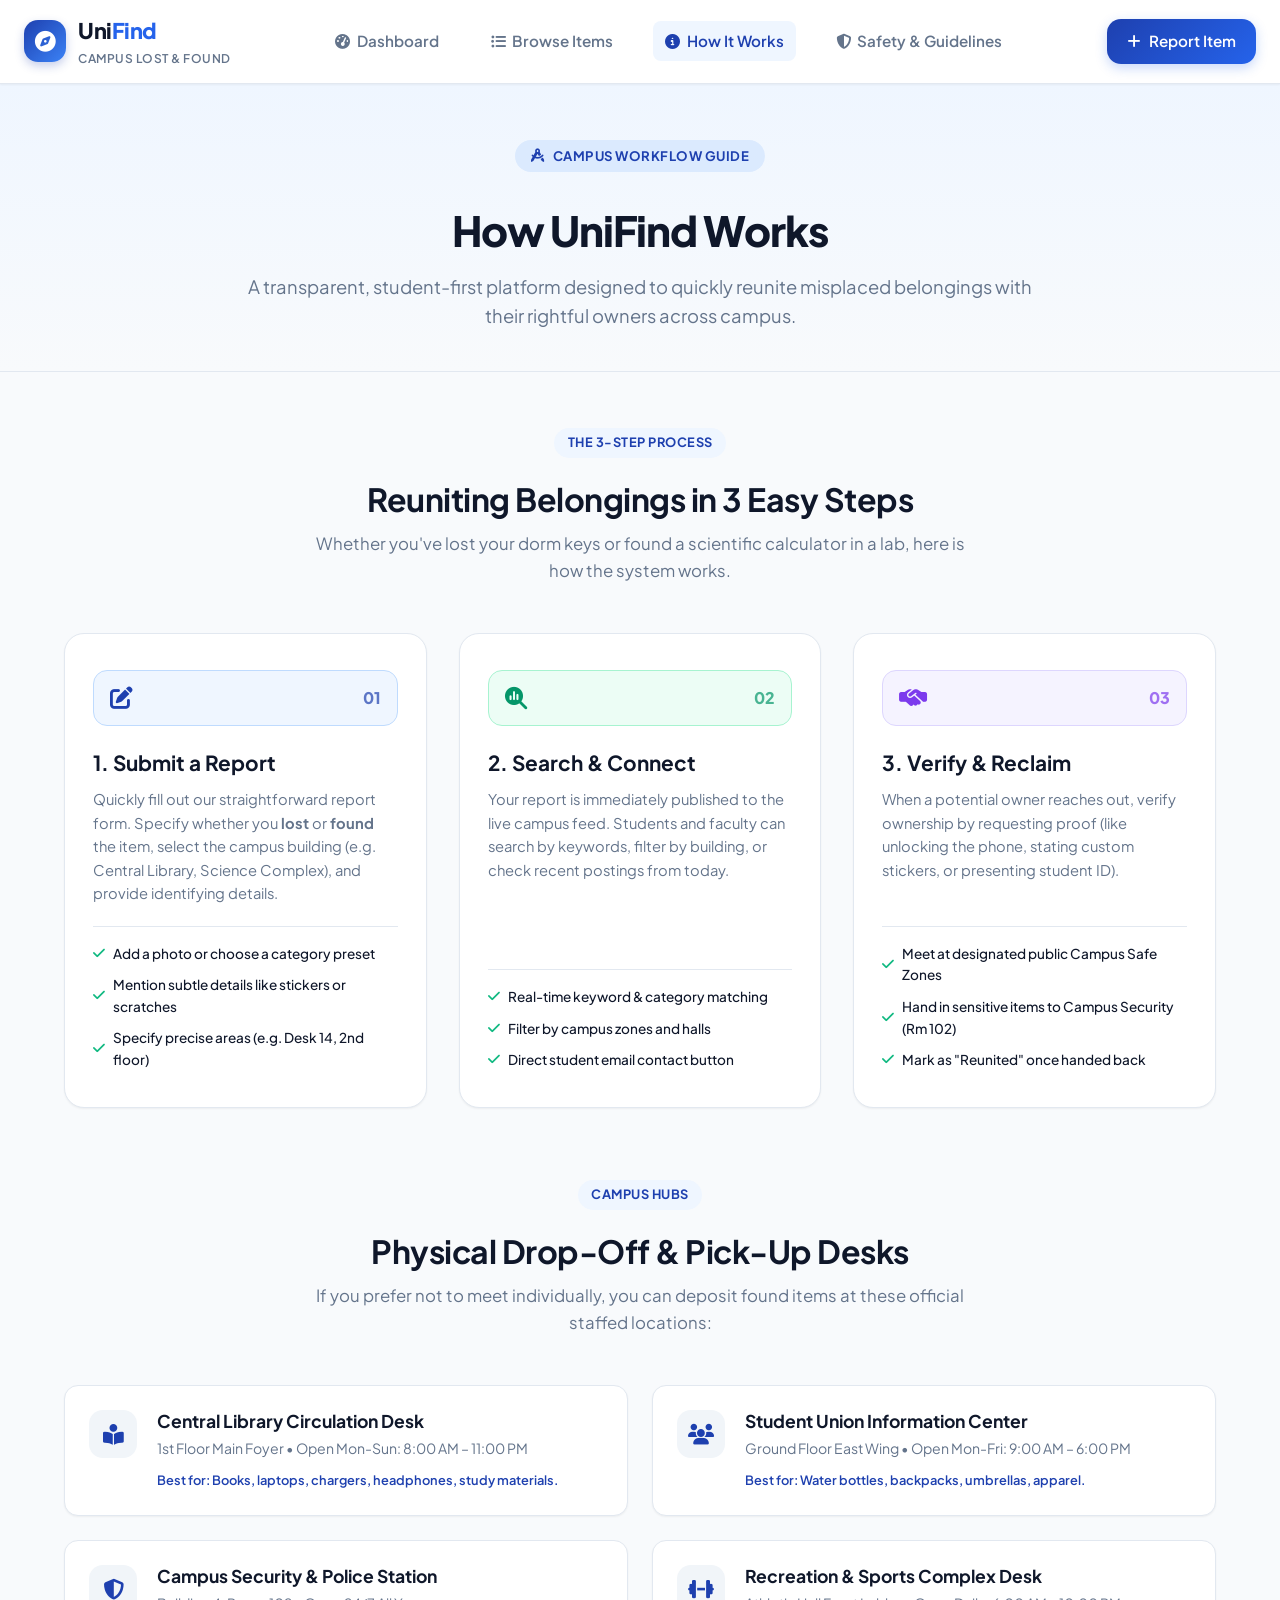
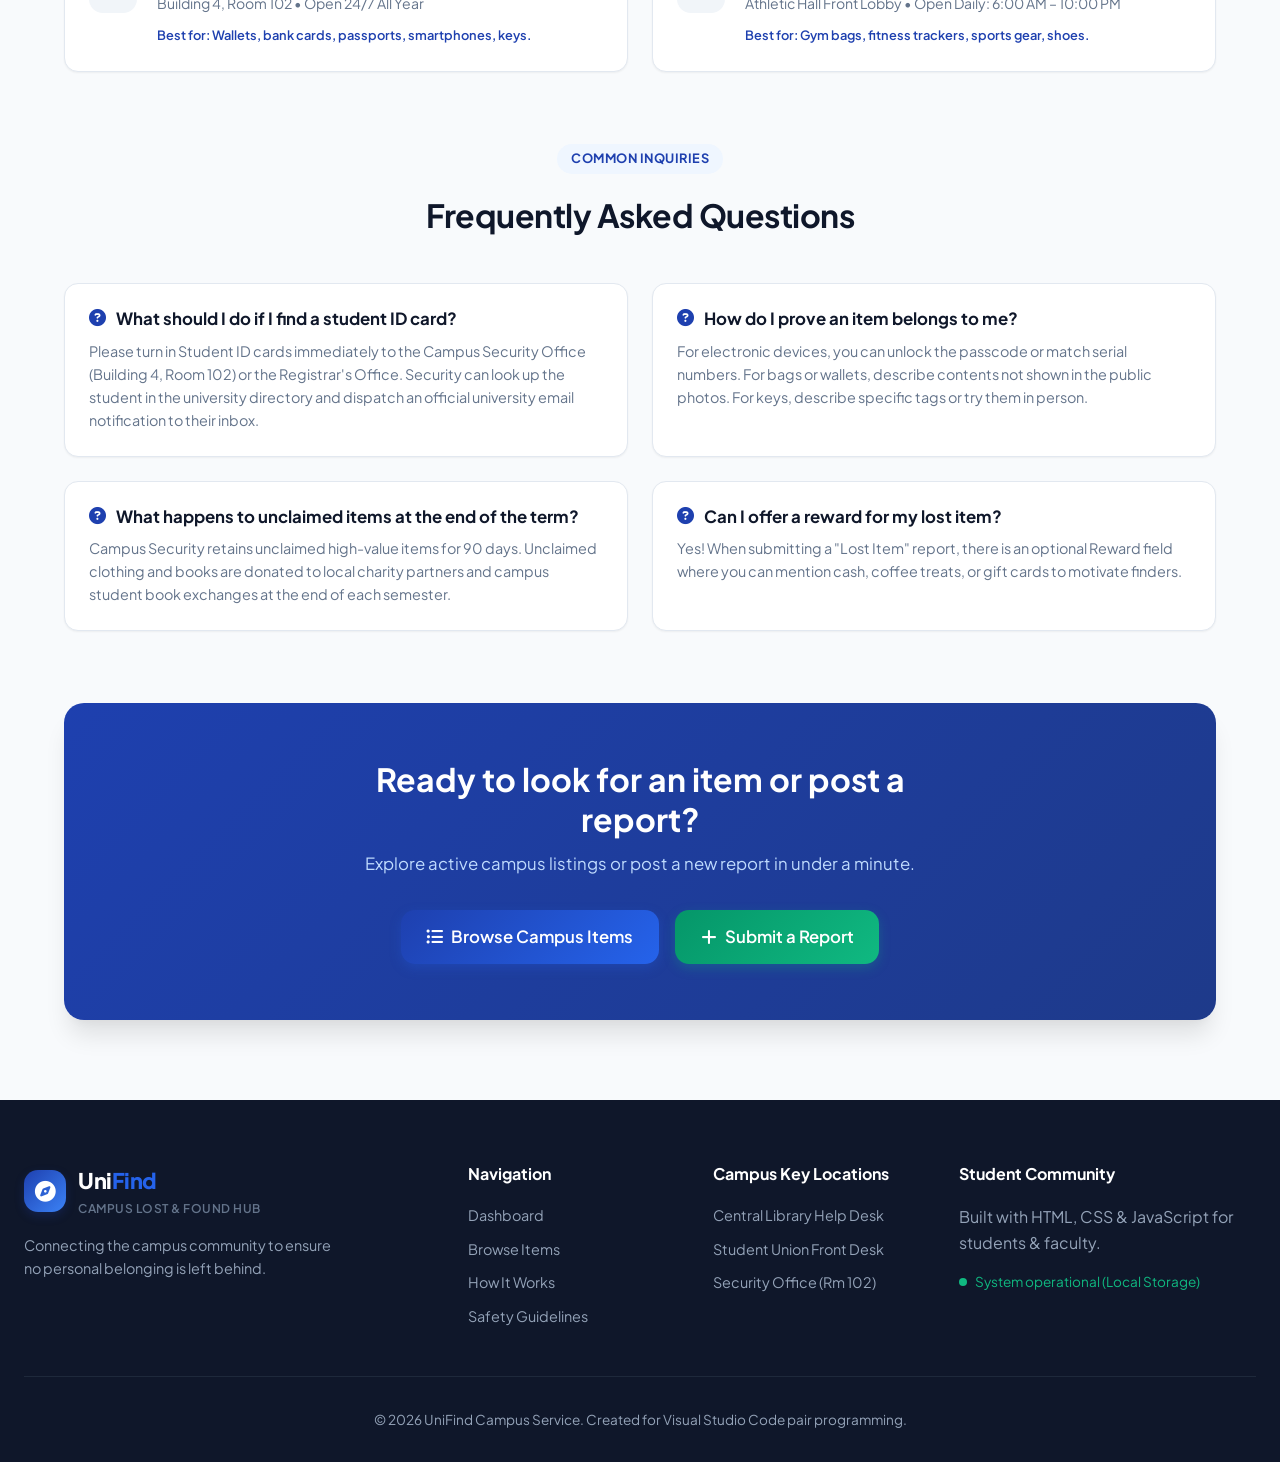
<file: how-it-works.html>
<!DOCTYPE html>
<html lang="en">
<head>
  <meta charset="UTF-8" />
  <meta name="viewport" content="width=device-width, initial-scale=1.0" />
  <title>How It Works | UniFind Campus Lost & Found</title>
  <!-- Google Fonts -->
  <link rel="preconnect" href="https://fonts.googleapis.com">
  <link rel="preconnect" href="https://fonts.gstatic.com" crossorigin>
  <link href="https://fonts.googleapis.com/css2?family=Plus+Jakarta+Sans:wght@400;500;600;700;800&display=swap" rel="stylesheet">
  <!-- Font Awesome Icons -->
  <link rel="stylesheet" href="https://cdnjs.cloudflare.com/ajax/libs/font-awesome/6.5.1/css/all.min.css" />
  <!-- Custom Stylesheet -->
  <link rel="stylesheet" href="styles.css" />
</head>
<body>

  <!-- Navigation Bar -->
  <header class="navbar">
    <div class="nav-container">
      <a href="index.html" class="brand">
        <div class="brand-icon">
          <i class="fa-solid fa-compass"></i>
        </div>
        <div class="brand-text">
          <span class="brand-name">Uni<span>Find</span></span>
          <span class="brand-sub">Campus Lost & Found</span>
        </div>
      </a>

      <nav class="nav-links">
        <a href="index.html" class="nav-link"><i class="fa-solid fa-gauge-high"></i> Dashboard</a>
        <a href="browse.html" class="nav-link"><i class="fa-solid fa-list-ul"></i> Browse Items</a>
        <a href="how-it-works.html" class="nav-link active"><i class="fa-solid fa-circle-info"></i> How It Works</a>
        <a href="safety.html" class="nav-link"><i class="fa-solid fa-shield-halved"></i> Safety & Guidelines</a>
      </nav>

      <div class="nav-actions">
        <a href="browse.html?action=report" class="btn btn-primary">
          <i class="fa-solid fa-plus"></i> Report Item
        </a>
      </div>
    </div>
  </header>

  <!-- Page Header / Hero -->
  <section class="page-hero">
    <div class="page-hero-container">
      <div class="hero-badge">
        <i class="fa-solid fa-compass-drafting"></i> Campus Workflow Guide
      </div>
      <h1 class="page-hero-title">How UniFind Works</h1>
      <p class="page-hero-subtitle">
        A transparent, student-first platform designed to quickly reunite misplaced belongings with their rightful owners across campus.
      </p>
    </div>
  </section>

  <!-- Main Content -->
  <main class="page-container">

    <!-- Detailed 3-Step Section -->
    <div class="steps-detailed-section">
      <div class="section-title-center">
        <span class="badge-tag">The 3-Step Process</span>
        <h2>Reuniting Belongings in 3 Easy Steps</h2>
        <p>Whether you've lost your dorm keys or found a scientific calculator in a lab, here is how the system works.</p>
      </div>

      <div class="workflow-grid">
        <!-- Step 1 -->
        <div class="workflow-card">
          <div class="workflow-icon step-blue">
            <i class="fa-solid fa-pen-to-square"></i>
            <span class="workflow-num">01</span>
          </div>
          <h3>1. Submit a Report</h3>
          <p>
            Quickly fill out our straightforward report form. Specify whether you <strong>lost</strong> or <strong>found</strong> the item, select the campus building (e.g. Central Library, Science Complex), and provide identifying details.
          </p>
          <ul class="workflow-tips">
            <li><i class="fa-solid fa-check"></i> Add a photo or choose a category preset</li>
            <li><i class="fa-solid fa-check"></i> Mention subtle details like stickers or scratches</li>
            <li><i class="fa-solid fa-check"></i> Specify precise areas (e.g. Desk 14, 2nd floor)</li>
          </ul>
        </div>

        <!-- Step 2 -->
        <div class="workflow-card">
          <div class="workflow-icon step-emerald">
            <i class="fa-solid fa-magnifying-glass-chart"></i>
            <span class="workflow-num">02</span>
          </div>
          <h3>2. Search & Connect</h3>
          <p>
            Your report is immediately published to the live campus feed. Students and faculty can search by keywords, filter by building, or check recent postings from today.
          </p>
          <ul class="workflow-tips">
            <li><i class="fa-solid fa-check"></i> Real-time keyword & category matching</li>
            <li><i class="fa-solid fa-check"></i> Filter by campus zones and halls</li>
            <li><i class="fa-solid fa-check"></i> Direct student email contact button</li>
          </ul>
        </div>

        <!-- Step 3 -->
        <div class="workflow-card">
          <div class="workflow-icon step-purple">
            <i class="fa-solid fa-handshake-simple"></i>
            <span class="workflow-num">03</span>
          </div>
          <h3>3. Verify & Reclaim</h3>
          <p>
            When a potential owner reaches out, verify ownership by requesting proof (like unlocking the phone, stating custom stickers, or presenting student ID).
          </p>
          <ul class="workflow-tips">
            <li><i class="fa-solid fa-check"></i> Meet at designated public Campus Safe Zones</li>
            <li><i class="fa-solid fa-check"></i> Hand in sensitive items to Campus Security (Rm 102)</li>
            <li><i class="fa-solid fa-check"></i> Mark as "Reunited" once handed back</li>
          </ul>
        </div>
      </div>
    </div>

    <!-- Campus Drop-Off Locations Section -->
    <div class="locations-section">
      <div class="section-title-center">
        <span class="badge-tag">Campus Hubs</span>
        <h2>Physical Drop-Off & Pick-Up Desks</h2>
        <p>If you prefer not to meet individually, you can deposit found items at these official staffed locations:</p>
      </div>

      <div class="locations-grid">
        <div class="location-item-card">
          <div class="loc-icon"><i class="fa-solid fa-book-open-reader"></i></div>
          <div class="loc-text">
            <h4>Central Library Circulation Desk</h4>
            <p>1st Floor Main Foyer &bull; Open Mon-Sun: 8:00 AM – 11:00 PM</p>
            <small>Best for: Books, laptops, chargers, headphones, study materials.</small>
          </div>
        </div>

        <div class="location-item-card">
          <div class="loc-icon"><i class="fa-solid fa-users"></i></div>
          <div class="loc-text">
            <h4>Student Union Information Center</h4>
            <p>Ground Floor East Wing &bull; Open Mon-Fri: 9:00 AM – 6:00 PM</p>
            <small>Best for: Water bottles, backpacks, umbrellas, apparel.</small>
          </div>
        </div>

        <div class="location-item-card">
          <div class="loc-icon"><i class="fa-solid fa-shield-halved"></i></div>
          <div class="loc-text">
            <h4>Campus Security & Police Station</h4>
            <p>Building 4, Room 102 &bull; Open 24/7 All Year</p>
            <small>Best for: Wallets, bank cards, passports, smartphones, keys.</small>
          </div>
        </div>

        <div class="location-item-card">
          <div class="loc-icon"><i class="fa-solid fa-dumbbell"></i></div>
          <div class="loc-text">
            <h4>Recreation & Sports Complex Desk</h4>
            <p>Athletic Hall Front Lobby &bull; Open Daily: 6:00 AM – 10:00 PM</p>
            <small>Best for: Gym bags, fitness trackers, sports gear, shoes.</small>
          </div>
        </div>
      </div>
    </div>

    <!-- Frequently Asked Questions (FAQ) -->
    <div class="faq-section">
      <div class="section-title-center">
        <span class="badge-tag">Common Inquiries</span>
        <h2>Frequently Asked Questions</h2>
      </div>

      <div class="faq-list">
        <div class="faq-item">
          <h4><i class="fa-solid fa-circle-question"></i> What should I do if I find a student ID card?</h4>
          <p>
            Please turn in Student ID cards immediately to the Campus Security Office (Building 4, Room 102) or the Registrar's Office. Security can look up the student in the university directory and dispatch an official university email notification to their inbox.
          </p>
        </div>

        <div class="faq-item">
          <h4><i class="fa-solid fa-circle-question"></i> How do I prove an item belongs to me?</h4>
          <p>
            For electronic devices, you can unlock the passcode or match serial numbers. For bags or wallets, describe contents not shown in the public photos. For keys, describe specific tags or try them in person.
          </p>
        </div>

        <div class="faq-item">
          <h4><i class="fa-solid fa-circle-question"></i> What happens to unclaimed items at the end of the term?</h4>
          <p>
            Campus Security retains unclaimed high-value items for 90 days. Unclaimed clothing and books are donated to local charity partners and campus student book exchanges at the end of each semester.
          </p>
        </div>

        <div class="faq-item">
          <h4><i class="fa-solid fa-circle-question"></i> Can I offer a reward for my lost item?</h4>
          <p>
            Yes! When submitting a "Lost Item" report, there is an optional Reward field where you can mention cash, coffee treats, or gift cards to motivate finders.
          </p>
        </div>
      </div>
    </div>

    <!-- Call to action block -->
    <div class="cta-banner">
      <div class="cta-content">
        <h2>Ready to look for an item or post a report?</h2>
        <p>Explore active campus listings or post a new report in under a minute.</p>
        <div class="cta-buttons">
          <a href="browse.html" class="btn btn-primary btn-lg">
            <i class="fa-solid fa-list-ul"></i> Browse Campus Items
          </a>
          <a href="browse.html?action=report" class="btn btn-emerald btn-lg">
            <i class="fa-solid fa-plus"></i> Submit a Report
          </a>
        </div>
      </div>
    </div>

  </main>

  <!-- Footer -->
  <footer class="footer">
    <div class="footer-container">
      <div class="footer-col brand-col">
        <div class="brand">
          <div class="brand-icon"><i class="fa-solid fa-compass"></i></div>
          <div class="brand-text">
            <span class="brand-name">Uni<span>Find</span></span>
            <span class="brand-sub">Campus Lost & Found Hub</span>
          </div>
        </div>
        <p class="footer-desc">
          Connecting the campus community to ensure no personal belonging is left behind.
        </p>
      </div>

      <div class="footer-col">
        <h4>Navigation</h4>
        <ul>
          <li><a href="index.html">Dashboard</a></li>
          <li><a href="browse.html">Browse Items</a></li>
          <li><a href="how-it-works.html">How It Works</a></li>
          <li><a href="safety.html">Safety Guidelines</a></li>
        </ul>
      </div>

      <div class="footer-col">
        <h4>Campus Key Locations</h4>
        <ul>
          <li><a href="#">Central Library Help Desk</a></li>
          <li><a href="#">Student Union Front Desk</a></li>
          <li><a href="#">Security Office (Rm 102)</a></li>
        </ul>
      </div>

      <div class="footer-col">
        <h4>Student Community</h4>
        <p>Built with HTML, CSS & JavaScript for students & faculty.</p>
        <div class="status-indicator">
          <span class="pulse-dot"></span> System operational (Local Storage)
        </div>
      </div>
    </div>

    <div class="footer-bottom">
      <p>&copy; 2026 UniFind Campus Service. Created for Visual Studio Code pair programming.</p>
    </div>
  </footer>

  <script src="app.js"></script>
</body>
</html>
</file>
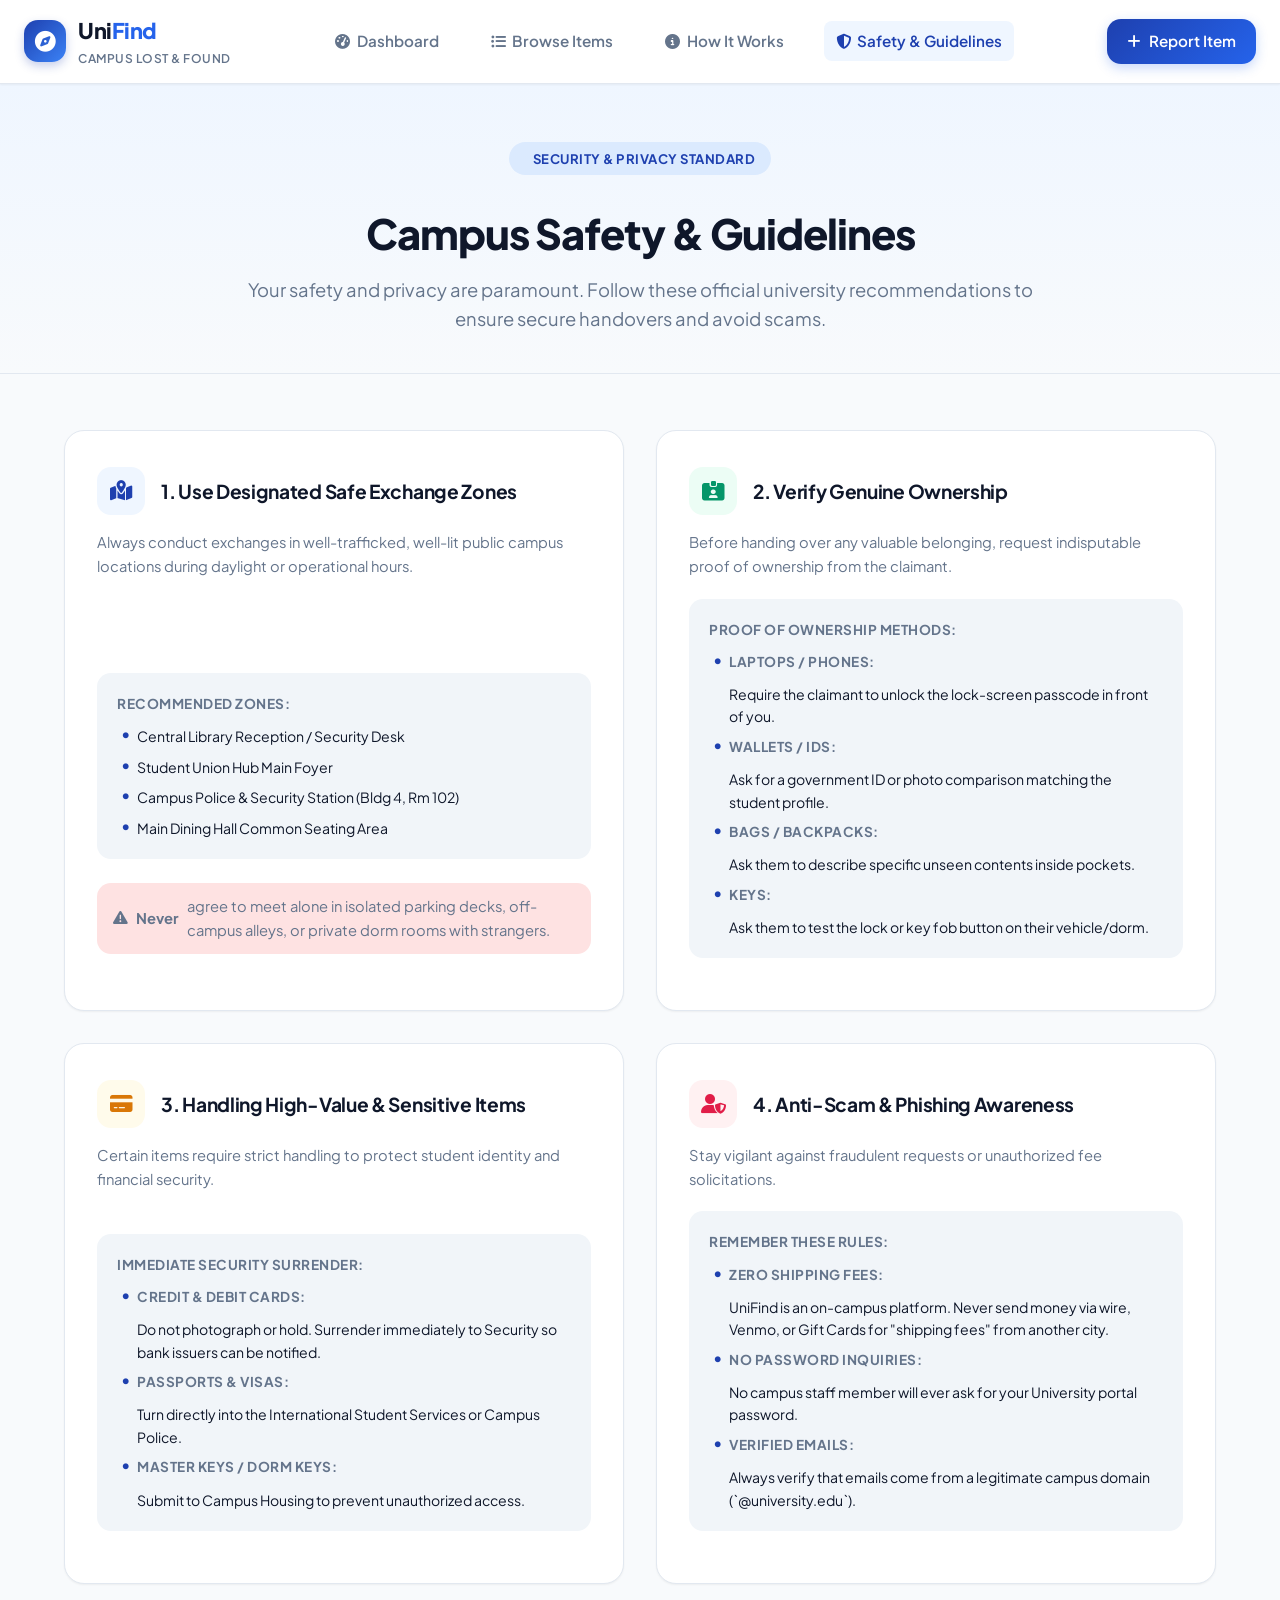
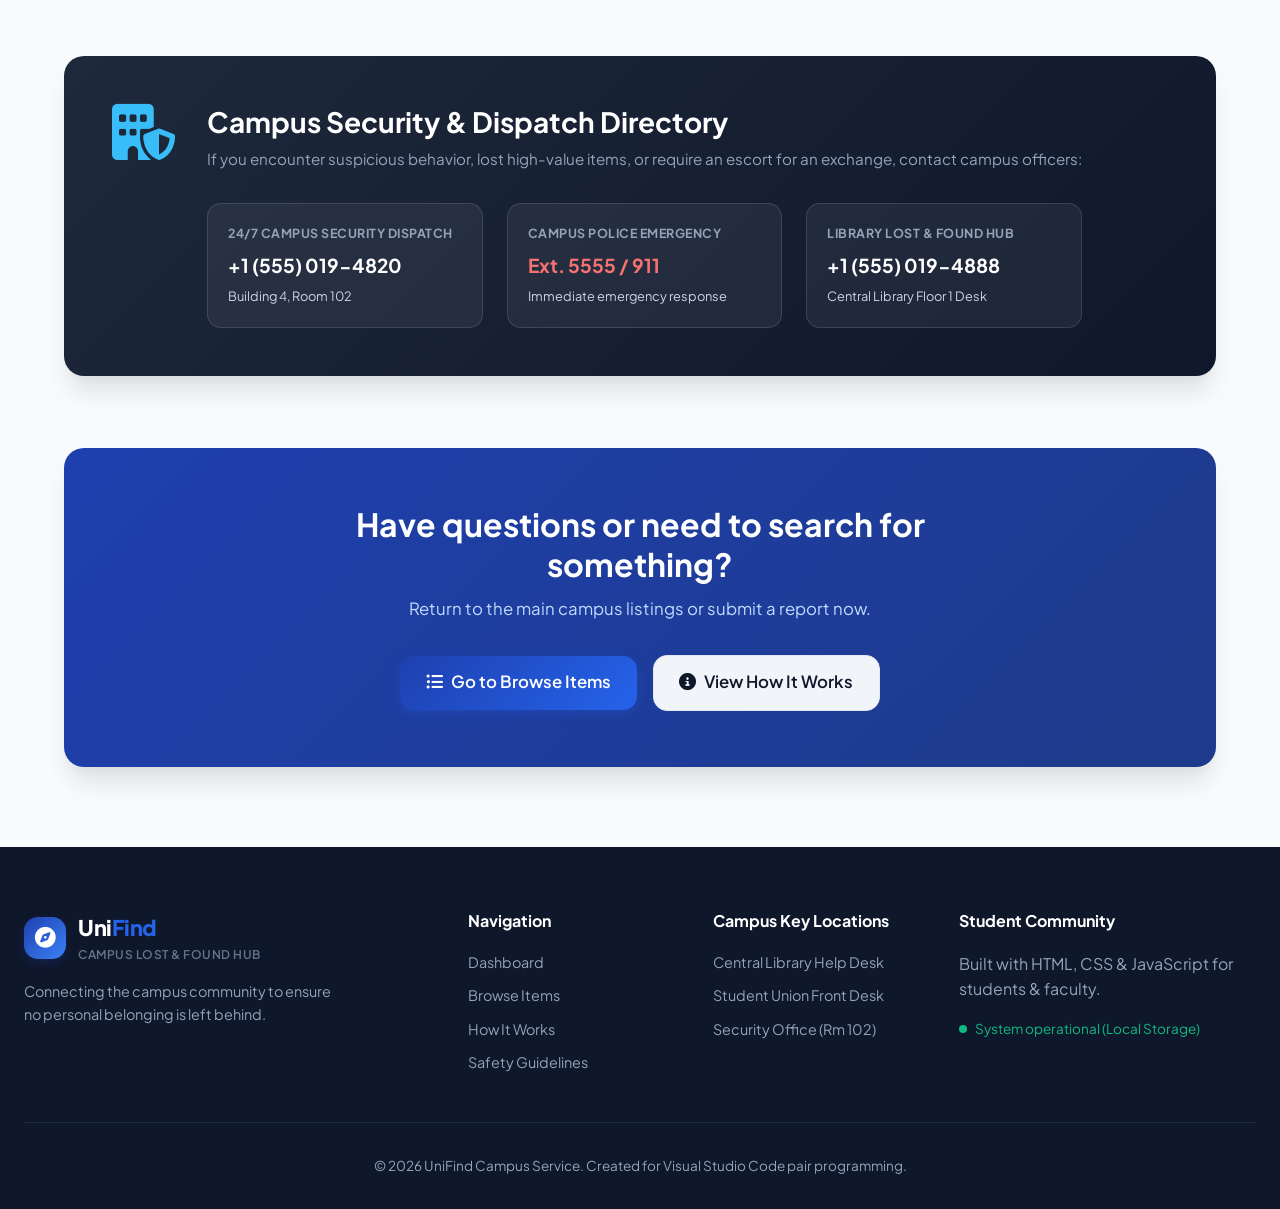
<file: safety.html>
<!DOCTYPE html>
<html lang="en">
<head>
  <meta charset="UTF-8" />
  <meta name="viewport" content="width=device-width, initial-scale=1.0" />
  <title>Safety & Guidelines | UniFind Campus Lost & Found</title>
  <!-- Google Fonts -->
  <link rel="preconnect" href="https://fonts.googleapis.com">
  <link rel="preconnect" href="https://fonts.gstatic.com" crossorigin>
  <link href="https://fonts.googleapis.com/css2?family=Plus+Jakarta+Sans:wght@400;500;600;700;800&display=swap" rel="stylesheet">
  <!-- Font Awesome Icons -->
  <link rel="stylesheet" href="https://cdnjs.cloudflare.com/ajax/libs/font-awesome/6.5.1/css/all.min.css" />
  <!-- Custom Stylesheet -->
  <link rel="stylesheet" href="styles.css" />
</head>
<body>

  <!-- Navigation Bar -->
  <header class="navbar">
    <div class="nav-container">
      <a href="index.html" class="brand">
        <div class="brand-icon">
          <i class="fa-solid fa-compass"></i>
        </div>
        <div class="brand-text">
          <span class="brand-name">Uni<span>Find</span></span>
          <span class="brand-sub">Campus Lost & Found</span>
        </div>
      </a>

      <nav class="nav-links">
        <a href="index.html" class="nav-link"><i class="fa-solid fa-gauge-high"></i> Dashboard</a>
        <a href="browse.html" class="nav-link"><i class="fa-solid fa-list-ul"></i> Browse Items</a>
        <a href="how-it-works.html" class="nav-link"><i class="fa-solid fa-circle-info"></i> How It Works</a>
        <a href="safety.html" class="nav-link active"><i class="fa-solid fa-shield-halved"></i> Safety & Guidelines</a>
      </nav>

      <div class="nav-actions">
        <a href="browse.html?action=report" class="btn btn-primary">
          <i class="fa-solid fa-plus"></i> Report Item
        </a>
      </div>
    </div>
  </header>

  <!-- Page Header / Hero -->
  <section class="page-hero">
    <div class="page-hero-container">
      <div class="hero-badge">
        <i class="fa-solid fa-shield-check"></i> Security & Privacy Standard
      </div>
      <h1 class="page-hero-title">Campus Safety & Guidelines</h1>
      <p class="page-hero-subtitle">
        Your safety and privacy are paramount. Follow these official university recommendations to ensure secure handovers and avoid scams.
      </p>
    </div>
  </section>

  <!-- Main Content -->
  <main class="page-container">

    <!-- Guidelines Grid -->
    <div class="safety-guidelines-grid">

      <!-- Guideline Card 1 -->
      <div class="guideline-card">
        <div class="guideline-header">
          <div class="guideline-icon icon-blue">
            <i class="fa-solid fa-map-location-dot"></i>
          </div>
          <h3>1. Use Designated Safe Exchange Zones</h3>
        </div>
        <p>
          Always conduct exchanges in well-trafficked, well-lit public campus locations during daylight or operational hours.
        </p>
        <div class="guideline-box">
          <strong>Recommended Zones:</strong>
          <ul>
            <li>Central Library Reception / Security Desk</li>
            <li>Student Union Hub Main Foyer</li>
            <li>Campus Police & Security Station (Bldg 4, Rm 102)</li>
            <li>Main Dining Hall Common Seating Area</li>
          </ul>
        </div>
        <p class="warning-text">
          <i class="fa-solid fa-triangle-exclamation"></i> <strong>Never</strong> agree to meet alone in isolated parking decks, off-campus alleys, or private dorm rooms with strangers.
        </p>
      </div>

      <!-- Guideline Card 2 -->
      <div class="guideline-card">
        <div class="guideline-header">
          <div class="guideline-icon icon-emerald">
            <i class="fa-solid fa-id-card-clip"></i>
          </div>
          <h3>2. Verify Genuine Ownership</h3>
        </div>
        <p>
          Before handing over any valuable belonging, request indisputable proof of ownership from the claimant.
        </p>
        <div class="guideline-box">
          <strong>Proof of Ownership Methods:</strong>
          <ul>
            <li><strong>Laptops / Phones:</strong> Require the claimant to unlock the lock-screen passcode in front of you.</li>
            <li><strong>Wallets / IDs:</strong> Ask for a government ID or photo comparison matching the student profile.</li>
            <li><strong>Bags / Backpacks:</strong> Ask them to describe specific unseen contents inside pockets.</li>
            <li><strong>Keys:</strong> Ask them to test the lock or key fob button on their vehicle/dorm.</li>
          </ul>
        </div>
      </div>

      <!-- Guideline Card 3 -->
      <div class="guideline-card">
        <div class="guideline-header">
          <div class="guideline-icon icon-amber">
            <i class="fa-solid fa-credit-card"></i>
          </div>
          <h3>3. Handling High-Value & Sensitive Items</h3>
        </div>
        <p>
          Certain items require strict handling to protect student identity and financial security.
        </p>
        <div class="guideline-box">
          <strong>Immediate Security Surrender:</strong>
          <ul>
            <li><strong>Credit & Debit Cards:</strong> Do not photograph or hold. Surrender immediately to Security so bank issuers can be notified.</li>
            <li><strong>Passports & Visas:</strong> Turn directly into the International Student Services or Campus Police.</li>
            <li><strong>Master Keys / Dorm Keys:</strong> Submit to Campus Housing to prevent unauthorized access.</li>
          </ul>
        </div>
      </div>

      <!-- Guideline Card 4 -->
      <div class="guideline-card">
        <div class="guideline-header">
          <div class="guideline-icon icon-rose">
            <i class="fa-solid fa-user-shield"></i>
          </div>
          <h3>4. Anti-Scam & Phishing Awareness</h3>
        </div>
        <p>
          Stay vigilant against fraudulent requests or unauthorized fee solicitations.
        </p>
        <div class="guideline-box">
          <strong>Remember These Rules:</strong>
          <ul>
            <li><strong>Zero Shipping Fees:</strong> UniFind is an on-campus platform. Never send money via wire, Venmo, or Gift Cards for "shipping fees" from another city.</li>
            <li><strong>No Password Inquiries:</strong> No campus staff member will ever ask for your University portal password.</li>
            <li><strong>Verified Emails:</strong> Always verify that emails come from a legitimate campus domain (`@university.edu`).</li>
          </ul>
        </div>
      </div>

    </div>

    <!-- Campus Security Directory Banner -->
    <div class="security-directory-section">
      <div class="directory-card">
        <div class="dir-icon">
          <i class="fa-solid fa-building-shield"></i>
        </div>
        <div class="dir-content">
          <h3>Campus Security & Dispatch Directory</h3>
          <p>If you encounter suspicious behavior, lost high-value items, or require an escort for an exchange, contact campus officers:</p>
          
          <div class="contact-grid">
            <div class="contact-item">
              <span class="contact-role">24/7 Campus Security Dispatch</span>
              <strong>+1 (555) 019-4820</strong>
              <small>Building 4, Room 102</small>
            </div>
            <div class="contact-item">
              <span class="contact-role">Campus Police Emergency</span>
              <strong class="urgent">Ext. 5555 / 911</strong>
              <small>Immediate emergency response</small>
            </div>
            <div class="contact-item">
              <span class="contact-role">Library Lost & Found Hub</span>
              <strong>+1 (555) 019-4888</strong>
              <small>Central Library Floor 1 Desk</small>
            </div>
          </div>
        </div>
      </div>
    </div>

    <!-- Quick Navigation Banner -->
    <div class="cta-banner">
      <div class="cta-content">
        <h2>Have questions or need to search for something?</h2>
        <p>Return to the main campus listings or submit a report now.</p>
        <div class="cta-buttons">
          <a href="browse.html" class="btn btn-primary btn-lg">
            <i class="fa-solid fa-list-ul"></i> Go to Browse Items
          </a>
          <a href="how-it-works.html" class="btn btn-secondary btn-lg">
            <i class="fa-solid fa-circle-info"></i> View How It Works
          </a>
        </div>
      </div>
    </div>

  </main>

  <!-- Footer -->
  <footer class="footer">
    <div class="footer-container">
      <div class="footer-col brand-col">
        <div class="brand">
          <div class="brand-icon"><i class="fa-solid fa-compass"></i></div>
          <div class="brand-text">
            <span class="brand-name">Uni<span>Find</span></span>
            <span class="brand-sub">Campus Lost & Found Hub</span>
          </div>
        </div>
        <p class="footer-desc">
          Connecting the campus community to ensure no personal belonging is left behind.
        </p>
      </div>

      <div class="footer-col">
        <h4>Navigation</h4>
        <ul>
          <li><a href="index.html">Dashboard</a></li>
          <li><a href="browse.html">Browse Items</a></li>
          <li><a href="how-it-works.html">How It Works</a></li>
          <li><a href="safety.html">Safety Guidelines</a></li>
        </ul>
      </div>

      <div class="footer-col">
        <h4>Campus Key Locations</h4>
        <ul>
          <li><a href="#">Central Library Help Desk</a></li>
          <li><a href="#">Student Union Front Desk</a></li>
          <li><a href="#">Security Office (Rm 102)</a></li>
        </ul>
      </div>

      <div class="footer-col">
        <h4>Student Community</h4>
        <p>Built with HTML, CSS & JavaScript for students & faculty.</p>
        <div class="status-indicator">
          <span class="pulse-dot"></span> System operational (Local Storage)
        </div>
      </div>
    </div>

    <div class="footer-bottom">
      <p>&copy; 2026 UniFind Campus Service. Created for Visual Studio Code pair programming.</p>
    </div>
  </footer>

  <script src="app.js"></script>
</body>
</html>
</file>
<file: styles.css>
/* ==========================================================================
   UniFind - Modern University Lost & Found Stylesheet
   ========================================================================== */

:root {
  --primary: #1e40af;
  --primary-hover: #1d4ed8;
  --primary-light: #eff6ff;
  --primary-border: #bfdbfe;
  
  --lost-color: #e11d48;
  --lost-bg: #fff1f2;
  --lost-border: #fecdd3;
  
  --found-color: #059669;
  --found-bg: #ecfdf5;
  --found-border: #a7f3d0;
  
  --claimed-color: #7c3aed;
  --claimed-bg: #f5f3ff;
  --claimed-border: #ddd6fe;

  --bg-main: #f8fafc;
  --bg-card: #ffffff;
  --bg-subtle: #f1f5f9;
  
  --text-main: #0f172a;
  --text-muted: #64748b;
  --text-light: #94a3b8;
  
  --border-color: #e2e8f0;
  --border-radius-sm: 8px;
  --border-radius-md: 14px;
  --border-radius-lg: 20px;
  --border-radius-full: 9999px;
  
  --shadow-sm: 0 1px 2px 0 rgba(0, 0, 0, 0.05);
  --shadow-md: 0 4px 6px -1px rgba(0, 0, 0, 0.08), 0 2px 4px -2px rgba(0, 0, 0, 0.04);
  --shadow-lg: 0 10px 15px -3px rgba(0, 0, 0, 0.08), 0 4px 6px -4px rgba(0, 0, 0, 0.04);
  --shadow-xl: 0 20px 25px -5px rgba(0, 0, 0, 0.1), 0 8px 10px -6px rgba(0, 0, 0, 0.04);

  --font-family: 'Plus Jakarta Sans', system-ui, -apple-system, BlinkMacSystemFont, 'Segoe UI', Roboto, sans-serif;
  --transition: all 0.25s cubic-bezier(0.16, 1, 0.3, 1);
}

/* ================= Reset & Base ================= */
* {
  box-sizing: border-box;
  margin: 0;
  padding: 0;
}

html {
  scroll-behavior: smooth;
}

body {
  font-family: var(--font-family);
  background-color: var(--bg-main);
  color: var(--text-main);
  line-height: 1.6;
  min-height: 100vh;
  display: flex;
  flex-direction: column;
}

a {
  color: inherit;
  text-decoration: none;
}

button {
  font-family: inherit;
  cursor: pointer;
  border: none;
  outline: none;
  background: none;
}

input, select, textarea {
  font-family: inherit;
}

/* ================= Typography ================= */
h1, h2, h3, h4, h5, h6 {
  font-weight: 700;
  color: var(--text-main);
  line-height: 1.25;
}

/* ================= Navigation ================= */
.navbar {
  position: sticky;
  top: 0;
  z-index: 100;
  background: rgba(255, 255, 255, 0.95);
  backdrop-filter: blur(12px);
  border-bottom: 1px solid var(--border-color);
  box-shadow: var(--shadow-sm);
}

.nav-container {
  max-width: 1280px;
  margin: 0 auto;
  padding: 0.9rem 1.5rem;
  display: flex;
  align-items: center;
  justify-content: space-between;
  gap: 1.5rem;
}

.brand {
  display: flex;
  align-items: center;
  gap: 0.75rem;
}

.brand-icon {
  width: 42px;
  height: 42px;
  background: linear-gradient(135deg, #1e40af, #3b82f6);
  border-radius: var(--border-radius-md);
  color: #fff;
  display: flex;
  align-items: center;
  justify-content: center;
  font-size: 1.3rem;
  box-shadow: 0 4px 10px rgba(30, 64, 175, 0.25);
}

.brand-text {
  display: flex;
  flex-direction: column;
}

.brand-name {
  font-size: 1.35rem;
  font-weight: 800;
  letter-spacing: -0.5px;
  color: #0f172a;
}

.brand-name span {
  color: #2563eb;
}

.brand-sub {
  font-size: 0.75rem;
  font-weight: 600;
  text-transform: uppercase;
  letter-spacing: 0.5px;
  color: var(--text-muted);
}

.nav-links {
  display: flex;
  align-items: center;
  gap: 1.75rem;
}

.nav-link {
  font-size: 0.95rem;
  font-weight: 600;
  color: var(--text-muted);
  display: flex;
  align-items: center;
  gap: 0.4rem;
  padding: 0.5rem 0.75rem;
  border-radius: var(--border-radius-sm);
  transition: var(--transition);
}

.nav-link:hover, .nav-link.active {
  color: var(--primary);
  background-color: var(--primary-light);
}

.nav-actions {
  display: flex;
  align-items: center;
  gap: 0.75rem;
}

/* ================= Buttons ================= */
.btn {
  display: inline-flex;
  align-items: center;
  justify-content: center;
  gap: 0.5rem;
  font-size: 0.95rem;
  font-weight: 600;
  padding: 0.65rem 1.25rem;
  border-radius: var(--border-radius-md);
  transition: var(--transition);
  white-space: nowrap;
}

.btn-sm {
  padding: 0.45rem 0.85rem;
  font-size: 0.85rem;
  border-radius: var(--border-radius-sm);
}

.btn-lg {
  padding: 0.85rem 1.6rem;
  font-size: 1.05rem;
  border-radius: var(--border-radius-md);
}

.btn-block {
  width: 100%;
}

.btn-primary {
  background: linear-gradient(135deg, #1e40af, #2563eb);
  color: #fff;
  box-shadow: 0 4px 12px rgba(37, 99, 235, 0.25);
}

.btn-primary:hover {
  background: linear-gradient(135deg, #1d4ed8, #1e40af);
  box-shadow: 0 6px 16px rgba(37, 99, 235, 0.35);
  transform: translateY(-1px);
}

.btn-accent {
  background: linear-gradient(135deg, #f43f5e, #e11d48);
  color: #fff;
  box-shadow: 0 4px 12px rgba(225, 29, 72, 0.25);
}

.btn-accent:hover {
  background: linear-gradient(135deg, #e11d48, #be123c);
  transform: translateY(-1px);
  box-shadow: 0 6px 16px rgba(225, 29, 72, 0.35);
}

.btn-emerald {
  background: linear-gradient(135deg, #059669, #10b981);
  color: #fff;
  box-shadow: 0 4px 12px rgba(16, 185, 129, 0.25);
}

.btn-emerald:hover {
  background: linear-gradient(135deg, #047857, #059669);
  transform: translateY(-1px);
  box-shadow: 0 6px 16px rgba(16, 185, 129, 0.35);
}

.btn-secondary {
  background-color: var(--bg-subtle);
  color: var(--text-main);
  border: 1px solid var(--border-color);
}

.btn-secondary:hover {
  background-color: #e2e8f0;
}

.btn-outline {
  border: 1.5px solid var(--border-color);
  color: var(--text-muted);
  background: transparent;
}

.btn-outline:hover {
  border-color: var(--primary);
  color: var(--primary);
  background: var(--primary-light);
}

.btn-text {
  font-size: 0.85rem;
  font-weight: 600;
  color: var(--primary);
  text-decoration: underline;
  padding: 0.2rem 0.4rem;
}

.btn-text-danger {
  font-size: 0.85rem;
  font-weight: 600;
  color: var(--lost-color);
  padding: 0.4rem 0.6rem;
  border-radius: var(--border-radius-sm);
  display: inline-flex;
  align-items: center;
  gap: 0.4rem;
}

.btn-text-danger:hover {
  background: var(--lost-bg);
}

/* ================= Hero Section ================= */
.hero-section {
  background: linear-gradient(180deg, #eff6ff 0%, #f8fafc 100%);
  padding: 4rem 1.5rem 2.5rem;
  position: relative;
  overflow: hidden;
}

.hero-content {
  max-width: 860px;
  margin: 0 auto 3rem;
  text-align: center;
}

.hero-badge {
  display: inline-flex;
  align-items: center;
  gap: 0.5rem;
  font-size: 0.82rem;
  font-weight: 700;
  text-transform: uppercase;
  letter-spacing: 0.5px;
  background: #dbeafe;
  color: #1e40af;
  padding: 0.35rem 1rem;
  border-radius: var(--border-radius-full);
  margin-bottom: 1.25rem;
}

.hero-title {
  font-size: 2.8rem;
  font-weight: 800;
  color: #0f172a;
  letter-spacing: -1px;
  margin-bottom: 1.2rem;
  line-height: 1.15;
}

.hero-title .highlight {
  background: linear-gradient(135deg, #1e40af, #3b82f6);
  -webkit-background-clip: text;
  -webkit-text-fill-color: transparent;
}

.hero-subtitle {
  font-size: 1.15rem;
  color: var(--text-muted);
  max-width: 650px;
  margin: 0 auto 2rem;
}

.hero-cta-group {
  display: flex;
  justify-content: center;
  align-items: center;
  gap: 1rem;
  flex-wrap: wrap;
}

/* ================= Stats Container ================= */
.stats-container {
  max-width: 1040px;
  margin: 0 auto;
  display: grid;
  grid-template-columns: repeat(3, 1fr);
  gap: 1.25rem;
}

.stat-card {
  background: #ffffff;
  border: 1px solid var(--border-color);
  padding: 1.25rem 1.5rem;
  border-radius: var(--border-radius-md);
  display: flex;
  align-items: center;
  gap: 1rem;
  box-shadow: var(--shadow-sm);
  transition: var(--transition);
}

.stat-card:hover {
  transform: translateY(-2px);
  box-shadow: var(--shadow-md);
}

.stat-icon {
  width: 48px;
  height: 48px;
  border-radius: var(--border-radius-md);
  display: flex;
  align-items: center;
  justify-content: center;
  font-size: 1.35rem;
}

.stat-icon.lost {
  background: var(--lost-bg);
  color: var(--lost-color);
}

.stat-icon.found {
  background: var(--found-bg);
  color: var(--found-color);
}

.stat-icon.resolved {
  background: var(--claimed-bg);
  color: var(--claimed-color);
}

.stat-info h3 {
  font-size: 1.8rem;
  font-weight: 800;
  line-height: 1;
}

.stat-info p {
  font-size: 0.85rem;
  font-weight: 600;
  color: var(--text-muted);
  margin-top: 0.25rem;
}

/* ================= Main Content ================= */
.main-content {
  max-width: 1280px;
  margin: 0 auto;
  padding: 2.5rem 1.5rem 4rem;
  width: 100%;
  flex: 1;
}

.section-header {
  display: flex;
  align-items: flex-end;
  justify-content: space-between;
  margin-bottom: 1.75rem;
  gap: 1rem;
  flex-wrap: wrap;
}

.section-title {
  font-size: 1.8rem;
  letter-spacing: -0.5px;
}

.section-subtitle {
  color: var(--text-muted);
  font-size: 0.95rem;
  margin-top: 0.2rem;
}

/* ================= Filter Toolbar ================= */
.filter-toolbar {
  background: #ffffff;
  border: 1px solid var(--border-color);
  padding: 1.25rem;
  border-radius: var(--border-radius-lg);
  box-shadow: var(--shadow-sm);
  margin-bottom: 1.5rem;
  display: flex;
  flex-direction: column;
  gap: 1rem;
}

.search-box {
  position: relative;
  display: flex;
  align-items: center;
}

.search-box i.fa-search {
  position: absolute;
  left: 1.1rem;
  color: var(--text-light);
  font-size: 1rem;
  pointer-events: none;
}

.search-box input {
  width: 100%;
  padding: 0.9rem 2.8rem 0.9rem 2.9rem;
  font-size: 1rem;
  border: 1.5px solid var(--border-color);
  border-radius: var(--border-radius-md);
  background: var(--bg-subtle);
  color: var(--text-main);
  transition: var(--transition);
}

.search-box input:focus {
  outline: none;
  background: #ffffff;
  border-color: var(--primary);
  box-shadow: 0 0 0 3px rgba(37, 99, 235, 0.15);
}

.clear-search-btn {
  position: absolute;
  right: 1rem;
  color: var(--text-light);
  font-size: 1rem;
  padding: 0.25rem;
}

.clear-search-btn:hover {
  color: var(--text-main);
}

.filter-controls-row {
  display: flex;
  align-items: center;
  justify-content: space-between;
  gap: 1rem;
  flex-wrap: wrap;
}

/* Status Pills */
.status-pills {
  display: flex;
  align-items: center;
  background: var(--bg-subtle);
  padding: 0.3rem;
  border-radius: var(--border-radius-md);
  gap: 0.3rem;
}

.pill-btn {
  padding: 0.45rem 1rem;
  font-size: 0.9rem;
  font-weight: 600;
  color: var(--text-muted);
  border-radius: var(--border-radius-sm);
  display: flex;
  align-items: center;
  gap: 0.4rem;
  transition: var(--transition);
}

.pill-btn:hover {
  color: var(--text-main);
}

.pill-btn.active {
  background: #ffffff;
  color: var(--primary);
  box-shadow: var(--shadow-sm);
}

.dot {
  width: 8px;
  height: 8px;
  border-radius: 50%;
  display: inline-block;
}

.dot-lost { background: var(--lost-color); }
.dot-found { background: var(--found-color); }
.dot-claimed { background: var(--claimed-color); }

/* Dropdown Filters */
.dropdown-filters {
  display: flex;
  align-items: center;
  gap: 0.75rem;
  flex-wrap: wrap;
}

.select-wrapper {
  position: relative;
  display: flex;
  align-items: center;
}

.select-wrapper i {
  position: absolute;
  left: 0.85rem;
  color: var(--text-light);
  font-size: 0.85rem;
  pointer-events: none;
}

.select-wrapper select {
  padding: 0.55rem 1.8rem 0.55rem 2.2rem;
  font-size: 0.88rem;
  font-weight: 500;
  color: var(--text-main);
  background-color: var(--bg-subtle);
  border: 1px solid var(--border-color);
  border-radius: var(--border-radius-md);
  appearance: none;
  cursor: pointer;
  background-image: url("data:image/svg+xml;charset=US-ASCII,%3Csvg%20xmlns%3D%22http%3A%2F%2Fwww.w3.org%2F2000%2Fsvg%22%20width%3D%22292.4%22%20height%3D%22292.4%22%3E%3Cpath%20fill%3D%22%2394A3B8%22%20d%3D%22M287%2069.4a17.6%2017.6%200%200%200-13-5.4H18.4c-5%200-9.3%201.8-12.9%205.4A17.6%2017.6%200%200%200%200%2082.2c0%205%201.8%209.3%205.4%2012.9l128%20127.9c3.6%203.6%207.8%205.4%2012.8%205.4s9.2-1.8%2012.8-5.4L287%2095c3.5-3.5%205.4-7.8%205.4-12.8%200-5-1.9-9.2-5.4-12.8z%22%2F%3E%3C%2Fsvg%3E");
  background-repeat: no-repeat;
  background-position: right 0.75rem top 50%;
  background-size: 0.65rem auto;
  transition: var(--transition);
}

.select-wrapper select:focus {
  outline: none;
  border-color: var(--primary);
  background-color: #fff;
  box-shadow: 0 0 0 3px rgba(37, 99, 235, 0.12);
}

/* Active Filters Summary Bar */
.active-filters-bar {
  display: flex;
  align-items: center;
  gap: 0.65rem;
  margin-bottom: 1.5rem;
  flex-wrap: wrap;
  font-size: 0.88rem;
}

.filters-label {
  color: var(--text-muted);
  font-weight: 600;
}

.filter-tags {
  display: flex;
  align-items: center;
  gap: 0.5rem;
  flex-wrap: wrap;
}

.filter-tag {
  background: #dbeafe;
  color: #1e40af;
  padding: 0.25rem 0.65rem;
  border-radius: var(--border-radius-full);
  font-size: 0.8rem;
  font-weight: 600;
  display: inline-flex;
  align-items: center;
  gap: 0.35rem;
}

.filter-tag i {
  cursor: pointer;
  opacity: 0.7;
}

.filter-tag i:hover {
  opacity: 1;
}

/* ================= Items Grid ================= */
.items-grid {
  display: grid;
  grid-template-columns: repeat(auto-fill, minmax(310px, 1fr));
  gap: 1.5rem;
}

/* Item Card */
.item-card {
  background: var(--bg-card);
  border: 1px solid var(--border-color);
  border-radius: var(--border-radius-lg);
  overflow: hidden;
  box-shadow: var(--shadow-sm);
  display: flex;
  flex-direction: column;
  transition: var(--transition);
  cursor: pointer;
}

.item-card:hover {
  transform: translateY(-4px);
  box-shadow: var(--shadow-xl);
  border-color: #cbd5e1;
}

.card-image-wrap {
  height: 200px;
  background-color: #f1f5f9;
  position: relative;
  overflow: hidden;
  display: flex;
  align-items: center;
  justify-content: center;
}

.card-image-wrap img {
  width: 100%;
  height: 100%;
  object-fit: cover;
  transition: transform 0.4s ease;
}

.item-card:hover .card-image-wrap img {
  transform: scale(1.05);
}

.card-image-placeholder {
  display: flex;
  flex-direction: column;
  align-items: center;
  justify-content: center;
  gap: 0.5rem;
  color: var(--text-light);
  font-size: 2.5rem;
}

.card-image-placeholder span {
  font-size: 0.85rem;
  font-weight: 600;
  color: var(--text-muted);
}

.status-badge {
  position: absolute;
  top: 1rem;
  left: 1rem;
  font-size: 0.75rem;
  font-weight: 800;
  text-transform: uppercase;
  letter-spacing: 0.5px;
  padding: 0.35rem 0.75rem;
  border-radius: var(--border-radius-full);
  box-shadow: var(--shadow-md);
}

.status-badge.status-lost {
  background: #fee2e2;
  color: #991b1b;
  border: 1px solid #fca5a5;
}

.status-badge.status-found {
  background: #d1fae5;
  color: #065f46;
  border: 1px solid #6ee7b7;
}

.status-badge.status-claimed {
  background: #ede9fe;
  color: #5b21b6;
  border: 1px solid #c4b5fd;
}

.reward-tag {
  position: absolute;
  top: 1rem;
  right: 1rem;
  background: rgba(15, 23, 42, 0.85);
  color: #fbbf24;
  backdrop-filter: blur(4px);
  padding: 0.3rem 0.65rem;
  font-size: 0.75rem;
  font-weight: 700;
  border-radius: var(--border-radius-full);
  display: flex;
  align-items: center;
  gap: 0.3rem;
}

.card-body {
  padding: 1.25rem;
  display: flex;
  flex-direction: column;
  flex: 1;
}

.card-category-row {
  display: flex;
  align-items: center;
  justify-content: space-between;
  margin-bottom: 0.4rem;
}

.card-category {
  font-size: 0.75rem;
  font-weight: 700;
  text-transform: uppercase;
  letter-spacing: 0.5px;
  color: var(--primary);
}

.card-date {
  font-size: 0.78rem;
  color: var(--text-light);
}

.card-title {
  font-size: 1.15rem;
  font-weight: 700;
  margin-bottom: 0.6rem;
  display: -webkit-box;
  -webkit-line-clamp: 1;
  -webkit-box-orient: vertical;
  overflow: hidden;
}

.card-location {
  display: flex;
  align-items: center;
  gap: 0.4rem;
  font-size: 0.85rem;
  color: var(--text-muted);
  margin-bottom: 0.75rem;
}

.card-location i {
  color: #f43f5e;
  font-size: 0.9rem;
}

.card-desc {
  font-size: 0.88rem;
  color: var(--text-muted);
  margin-bottom: 1.25rem;
  line-height: 1.5;
  display: -webkit-box;
  -webkit-line-clamp: 2;
  -webkit-box-orient: vertical;
  overflow: hidden;
  flex: 1;
}

.card-footer {
  display: flex;
  align-items: center;
  justify-content: space-between;
  padding-top: 0.85rem;
  border-top: 1px solid var(--border-color);
  margin-top: auto;
}

.card-user {
  display: flex;
  align-items: center;
  gap: 0.5rem;
  font-size: 0.82rem;
  font-weight: 600;
  color: var(--text-muted);
}

.card-user-avatar {
  width: 24px;
  height: 24px;
  background: var(--bg-subtle);
  border-radius: 50%;
  display: flex;
  align-items: center;
  justify-content: center;
  font-size: 0.7rem;
  color: var(--text-muted);
}

/* ================= Empty State ================= */
.empty-state {
  text-align: center;
  padding: 4rem 1.5rem;
  background: #ffffff;
  border: 2px dashed var(--border-color);
  border-radius: var(--border-radius-lg);
  max-width: 500px;
  margin: 2rem auto;
}

.empty-icon {
  font-size: 3.5rem;
  color: var(--text-light);
  margin-bottom: 1rem;
}

.empty-state h3 {
  font-size: 1.35rem;
  margin-bottom: 0.5rem;
}

.empty-state p {
  color: var(--text-muted);
  font-size: 0.95rem;
  margin-bottom: 1.5rem;
}

/* ================= Info / How it Works Section ================= */
.info-section {
  background: #ffffff;
  border-top: 1px solid var(--border-color);
  border-bottom: 1px solid var(--border-color);
  padding: 5rem 1.5rem;
}

.section-container {
  max-width: 1200px;
  margin: 0 auto;
}

.info-header {
  text-align: center;
  max-width: 600px;
  margin: 0 auto 3.5rem;
}

.badge-tag {
  display: inline-block;
  font-size: 0.8rem;
  font-weight: 700;
  text-transform: uppercase;
  letter-spacing: 0.5px;
  color: var(--primary);
  background: var(--primary-light);
  padding: 0.3rem 0.85rem;
  border-radius: var(--border-radius-full);
  margin-bottom: 0.85rem;
}

.info-header h2 {
  font-size: 2.2rem;
  margin-bottom: 0.75rem;
}

.info-header p {
  color: var(--text-muted);
  font-size: 1.05rem;
}

.steps-grid {
  display: grid;
  grid-template-columns: repeat(3, 1fr);
  gap: 2rem;
}

.step-card {
  background: var(--bg-main);
  border: 1px solid var(--border-color);
  border-radius: var(--border-radius-lg);
  padding: 2.5rem 1.75rem;
  position: relative;
  transition: var(--transition);
}

.step-card:hover {
  transform: translateY(-3px);
  box-shadow: var(--shadow-md);
  border-color: var(--primary-border);
}

.step-number {
  position: absolute;
  top: 1.5rem;
  right: 1.5rem;
  font-size: 2.5rem;
  font-weight: 800;
  color: #e2e8f0;
  line-height: 1;
}

.step-icon {
  width: 54px;
  height: 54px;
  background: #ffffff;
  color: var(--primary);
  border-radius: var(--border-radius-md);
  display: flex;
  align-items: center;
  justify-content: center;
  font-size: 1.5rem;
  box-shadow: var(--shadow-sm);
  margin-bottom: 1.5rem;
}

.step-card h3 {
  font-size: 1.25rem;
  margin-bottom: 0.65rem;
}

.step-card p {
  color: var(--text-muted);
  font-size: 0.95rem;
  line-height: 1.6;
}

/* ================= Safety Section ================= */
.safety-section {
  padding: 4.5rem 1.5rem;
  background: var(--bg-main);
}

.safety-card {
  background: linear-gradient(135deg, #1e293b, #0f172a);
  border-radius: var(--border-radius-lg);
  padding: 3rem;
  color: #ffffff;
  display: grid;
  grid-template-columns: 2fr 1fr;
  gap: 2.5rem;
  align-items: center;
  box-shadow: var(--shadow-xl);
}

.safety-badge {
  display: inline-flex;
  align-items: center;
  gap: 0.4rem;
  font-size: 0.8rem;
  font-weight: 700;
  text-transform: uppercase;
  letter-spacing: 0.5px;
  color: #38bdf8;
  background: rgba(56, 189, 248, 0.15);
  padding: 0.35rem 0.85rem;
  border-radius: var(--border-radius-full);
  margin-bottom: 1rem;
}

.safety-card h2 {
  color: #ffffff;
  font-size: 2rem;
  margin-bottom: 1.5rem;
}

.safety-list {
  list-style: none;
  display: flex;
  flex-direction: column;
  gap: 1rem;
}

.safety-list li {
  display: flex;
  align-items: flex-start;
  gap: 0.75rem;
  color: #cbd5e1;
  font-size: 0.95rem;
}

.safety-list li i {
  color: #10b981;
  margin-top: 0.25rem;
}

.safety-list strong {
  color: #ffffff;
}

.security-callout {
  background: rgba(255, 255, 255, 0.08);
  border: 1px solid rgba(255, 255, 255, 0.15);
  backdrop-filter: blur(8px);
  border-radius: var(--border-radius-md);
  padding: 1.75rem;
  text-align: center;
}

.security-callout i.fa-building-shield {
  font-size: 2.5rem;
  color: #38bdf8;
  margin-bottom: 0.85rem;
}

.security-callout h4 {
  color: #ffffff;
  font-size: 1.15rem;
  margin-bottom: 0.35rem;
}

.security-callout p {
  color: #94a3b8;
  font-size: 0.88rem;
}

.security-callout .phone-link {
  color: #38bdf8;
  font-weight: 700;
  font-size: 1rem;
  margin-top: 0.75rem;
  display: flex;
  align-items: center;
  justify-content: center;
  gap: 0.4rem;
}

/* ================= Footer ================= */
.footer {
  background: #0f172a;
  color: #94a3b8;
  padding: 4rem 1.5rem 2rem;
  margin-top: auto;
}

.footer-container {
  max-width: 1280px;
  margin: 0 auto;
  display: grid;
  grid-template-columns: 2fr 1fr 1fr 1.5fr;
  gap: 3rem;
  margin-bottom: 3rem;
}

.brand-col .brand-name {
  color: #ffffff;
}

.brand-col .brand-sub {
  color: #64748b;
}

.footer-desc {
  margin-top: 1rem;
  font-size: 0.9rem;
  max-width: 320px;
  line-height: 1.6;
}

.footer-col h4 {
  color: #ffffff;
  font-size: 1rem;
  margin-bottom: 1.25rem;
}

.footer-col ul {
  list-style: none;
  display: flex;
  flex-direction: column;
  gap: 0.65rem;
  font-size: 0.9rem;
}

.footer-col ul a:hover {
  color: #38bdf8;
}

.status-indicator {
  display: flex;
  align-items: center;
  gap: 0.5rem;
  font-size: 0.85rem;
  color: #10b981;
  margin-top: 1rem;
}

.pulse-dot {
  width: 8px;
  height: 8px;
  background-color: #10b981;
  border-radius: 50%;
  box-shadow: 0 0 0 0 rgba(16, 185, 129, 0.7);
  animation: pulse 1.8s infinite;
}

@keyframes pulse {
  0% { transform: scale(0.95); box-shadow: 0 0 0 0 rgba(16, 185, 129, 0.7); }
  70% { transform: scale(1); box-shadow: 0 0 0 6px rgba(16, 185, 129, 0); }
  100% { transform: scale(0.95); box-shadow: 0 0 0 0 rgba(16, 185, 129, 0); }
}

.footer-bottom {
  max-width: 1280px;
  margin: 0 auto;
  padding-top: 2rem;
  border-top: 1px solid #1e293b;
  text-align: center;
  font-size: 0.85rem;
}

/* ================= Modal System ================= */
.modal-overlay {
  position: fixed;
  inset: 0;
  background: rgba(15, 23, 42, 0.65);
  backdrop-filter: blur(6px);
  display: flex;
  align-items: center;
  justify-content: center;
  padding: 1.5rem;
  z-index: 1000;
  overflow-y: auto;
  animation: fadeIn 0.2s ease;
}

@keyframes fadeIn {
  from { opacity: 0; }
  to { opacity: 1; }
}

.modal-card {
  background: #ffffff;
  border-radius: var(--border-radius-lg);
  max-width: 640px;
  width: 100%;
  max-height: 90vh;
  display: flex;
  flex-direction: column;
  box-shadow: var(--shadow-xl);
  animation: slideUp 0.25s cubic-bezier(0.16, 1, 0.3, 1);
  overflow: hidden;
}

.modal-card-lg {
  max-width: 820px;
}

@keyframes slideUp {
  from { transform: translateY(20px) scale(0.98); opacity: 0; }
  to { transform: translateY(0) scale(1); opacity: 1; }
}

.modal-header {
  padding: 1.25rem 1.75rem;
  border-bottom: 1px solid var(--border-color);
  display: flex;
  align-items: center;
  justify-content: space-between;
}

.modal-title-group h3 {
  font-size: 1.35rem;
}

.modal-desc {
  font-size: 0.85rem;
  color: var(--text-muted);
}

.close-btn {
  font-size: 1.8rem;
  color: var(--text-light);
  line-height: 1;
  padding: 0.25rem;
}

.close-btn:hover {
  color: var(--text-main);
}

.modal-body {
  padding: 1.75rem;
  overflow-y: auto;
  display: flex;
  flex-direction: column;
  gap: 1.25rem;
}

.modal-footer {
  display: flex;
  justify-content: flex-end;
  gap: 0.75rem;
  padding-top: 1rem;
  border-top: 1px solid var(--border-color);
  margin-top: 0.5rem;
}

/* ================= Form Styling ================= */
.form-group {
  display: flex;
  flex-direction: column;
  gap: 0.4rem;
}

.form-row {
  display: grid;
  grid-template-columns: 1fr 1fr;
  gap: 1rem;
}

.form-label {
  font-size: 0.88rem;
  font-weight: 600;
  color: var(--text-main);
}

.form-label .required {
  color: var(--lost-color);
}

.form-group input, 
.form-group select, 
.form-group textarea {
  padding: 0.75rem 0.9rem;
  font-size: 0.95rem;
  border: 1.5px solid var(--border-color);
  border-radius: var(--border-radius-md);
  background-color: var(--bg-main);
  color: var(--text-main);
  transition: var(--transition);
}

.form-group input:focus, 
.form-group select:focus, 
.form-group textarea:focus {
  outline: none;
  background-color: #fff;
  border-color: var(--primary);
  box-shadow: 0 0 0 3px rgba(37, 99, 235, 0.12);
}

.form-divider {
  display: flex;
  align-items: center;
  text-align: center;
  margin: 0.5rem 0;
}

.form-divider::before, .form-divider::after {
  content: '';
  flex: 1;
  border-bottom: 1px solid var(--border-color);
}

.form-divider span {
  padding: 0 0.85rem;
  font-size: 0.8rem;
  font-weight: 700;
  text-transform: uppercase;
  letter-spacing: 0.5px;
  color: var(--text-muted);
}

/* Radio Cards for Report Type */
.type-toggle-group {
  display: grid;
  grid-template-columns: 1fr 1fr;
  gap: 1rem;
}

.type-radio-label {
  cursor: pointer;
}

.type-radio-label input {
  display: none;
}

.type-card {
  padding: 1rem;
  border: 2px solid var(--border-color);
  border-radius: var(--border-radius-md);
  display: flex;
  align-items: center;
  gap: 0.85rem;
  transition: var(--transition);
}

.type-card i {
  font-size: 1.5rem;
}

.type-card strong {
  display: block;
  font-size: 0.95rem;
}

.type-card small {
  color: var(--text-muted);
  font-size: 0.78rem;
}

.type-radio-label input:checked + .type-lost {
  border-color: var(--lost-color);
  background: var(--lost-bg);
  color: #991b1b;
}

.type-radio-label input:checked + .type-lost small {
  color: #b91c1c;
}

.type-radio-label input:checked + .type-found {
  border-color: var(--found-color);
  background: var(--found-bg);
  color: #065f46;
}

.type-radio-label input:checked + .type-found small {
  color: #047857;
}

/* Image Upload Box */
.image-upload-box {
  border: 2px dashed var(--border-color);
  border-radius: var(--border-radius-md);
  padding: 1.25rem;
  text-align: center;
  background: var(--bg-main);
  transition: var(--transition);
}

.image-upload-box:hover {
  border-color: var(--primary);
  background: var(--primary-light);
}

.upload-placeholder {
  cursor: pointer;
  display: flex;
  flex-direction: column;
  align-items: center;
  gap: 0.4rem;
}

.upload-placeholder i {
  font-size: 2rem;
  color: var(--primary);
}

.upload-placeholder p {
  font-size: 0.9rem;
  font-weight: 600;
  color: var(--text-main);
}

.upload-placeholder small {
  color: var(--text-muted);
  font-size: 0.75rem;
}

.image-preview-container {
  position: relative;
  max-width: 300px;
  margin: 0 auto;
}

.image-preview-container img {
  width: 100%;
  max-height: 200px;
  object-fit: cover;
  border-radius: var(--border-radius-md);
  box-shadow: var(--shadow-sm);
}

.btn-remove-image {
  position: absolute;
  top: 0.5rem;
  right: 0.5rem;
  background: rgba(15, 23, 42, 0.8);
  color: #ffffff;
  width: 32px;
  height: 32px;
  border-radius: 50%;
  display: flex;
  align-items: center;
  justify-content: center;
  font-size: 0.85rem;
  transition: var(--transition);
}

.btn-remove-image:hover {
  background: var(--lost-color);
}

/* ================= Detail Modal Layout ================= */
.detail-modal-body {
  display: grid;
  grid-template-columns: 1.1fr 1.3fr;
  max-height: 80vh;
  overflow-y: auto;
}

.detail-gallery {
  background: #f8fafc;
  padding: 1.5rem;
  display: flex;
  align-items: center;
  justify-content: center;
  border-right: 1px solid var(--border-color);
}

.detail-img-wrapper {
  width: 100%;
  height: 100%;
  min-height: 280px;
  max-height: 380px;
  border-radius: var(--border-radius-md);
  overflow: hidden;
  box-shadow: var(--shadow-md);
  background: #fff;
  display: flex;
  align-items: center;
  justify-content: center;
}

.detail-img-wrapper img {
  width: 100%;
  height: 100%;
  object-fit: cover;
}

.detail-content {
  padding: 1.75rem;
  display: flex;
  flex-direction: column;
  gap: 1.25rem;
  overflow-y: auto;
}

.detail-title {
  font-size: 1.6rem;
  letter-spacing: -0.5px;
}

.detail-meta-list {
  display: grid;
  grid-template-columns: repeat(3, 1fr);
  gap: 0.75rem;
  padding-bottom: 1.25rem;
  border-bottom: 1px solid var(--border-color);
}

.meta-item {
  display: flex;
  align-items: center;
  gap: 0.6rem;
}

.meta-item i {
  color: var(--primary);
  font-size: 1rem;
}

.meta-label {
  display: block;
  font-size: 0.7rem;
  text-transform: uppercase;
  font-weight: 700;
  color: var(--text-light);
}

.meta-item strong {
  font-size: 0.85rem;
  color: var(--text-main);
  white-space: nowrap;
  overflow: hidden;
  text-overflow: ellipsis;
  display: block;
}

.detail-section h4 {
  font-size: 0.92rem;
  font-weight: 700;
  color: var(--text-muted);
  text-transform: uppercase;
  letter-spacing: 0.5px;
  margin-bottom: 0.4rem;
}

.detail-text {
  font-size: 0.95rem;
  color: var(--text-main);
  line-height: 1.6;
}

.reward-banner {
  background: #fef3c7;
  border: 1px solid #fde68a;
  color: #92400e;
  padding: 0.75rem 1rem;
  border-radius: var(--border-radius-md);
  display: flex;
  align-items: center;
  gap: 0.75rem;
  font-size: 0.92rem;
}

.reward-banner i {
  font-size: 1.2rem;
  color: #d97706;
}

.detail-contact-box {
  background: var(--bg-main);
  border: 1px solid var(--border-color);
  border-radius: var(--border-radius-md);
  padding: 1.25rem;
}

.detail-contact-box h4 {
  font-size: 0.82rem;
  font-weight: 700;
  text-transform: uppercase;
  color: var(--text-muted);
  margin-bottom: 0.75rem;
}

.contact-person {
  display: flex;
  align-items: center;
  gap: 0.85rem;
  margin-bottom: 1.25rem;
}

.person-avatar {
  width: 44px;
  height: 44px;
  background: #dbeafe;
  color: var(--primary);
  border-radius: 50%;
  display: flex;
  align-items: center;
  justify-content: center;
  font-size: 1.1rem;
}

.person-info h5 {
  font-size: 1rem;
}

.person-info p {
  font-size: 0.85rem;
  color: var(--text-muted);
}

.contact-action-buttons {
  display: flex;
  flex-direction: column;
  gap: 0.65rem;
}

.detail-actions-footer {
  display: flex;
  justify-content: flex-end;
  padding-top: 0.5rem;
}

/* ================= Toast Notification ================= */
.toast-container {
  position: fixed;
  bottom: 2rem;
  right: 2rem;
  z-index: 2000;
  display: flex;
  flex-direction: column;
  gap: 0.75rem;
}

.toast {
  background: #0f172a;
  color: #ffffff;
  padding: 0.9rem 1.25rem;
  border-radius: var(--border-radius-md);
  box-shadow: var(--shadow-xl);
  display: flex;
  align-items: center;
  gap: 0.75rem;
  font-size: 0.9rem;
  font-weight: 600;
  animation: toastIn 0.3s cubic-bezier(0.16, 1, 0.3, 1);
  max-width: 380px;
}

@keyframes toastIn {
  from { transform: translateX(100%); opacity: 0; }
  to { transform: translateX(0); opacity: 1; }
}

.toast.toast-success {
  border-left: 4px solid #10b981;
}

.toast.toast-danger {
  border-left: 4px solid #ef4444;
}

.toast.toast-info {
  border-left: 4px solid #3b82f6;
}

/* ================= Responsive Queries ================= */
@media (max-width: 992px) {
  .hero-title {
    font-size: 2.2rem;
  }
  
  .stats-container {
    grid-template-columns: 1fr;
  }

  .steps-grid {
    grid-template-columns: 1fr;
  }

  .safety-card {
    grid-template-columns: 1fr;
    padding: 2rem;
  }

  .detail-modal-body {
    grid-template-columns: 1fr;
  }

  .detail-gallery {
    border-right: none;
    border-bottom: 1px solid var(--border-color);
  }

  .footer-container {
    grid-template-columns: 1fr 1fr;
    gap: 2rem;
  }
}

@media (max-width: 768px) {
  .nav-links {
    display: none; /* Mobile view simplicity */
  }

  .hero-section {
    padding: 2.5rem 1rem 2rem;
  }

  .hero-title {
    font-size: 1.8rem;
  }

  .form-row {
    grid-template-columns: 1fr;
  }

  .type-toggle-group {
    grid-template-columns: 1fr;
  }

  .filter-controls-row {
    flex-direction: column;
    align-items: stretch;
  }

  .dropdown-filters {
    flex-direction: column;
    align-items: stretch;
  }

  .select-wrapper select {
    width: 100%;
  }

  .status-pills {
    overflow-x: auto;
    width: 100%;
  }

  .footer-container {
    grid-template-columns: 1fr;
  }
}

/* ==========================================================================
   Multi-Page Layout Styles (How It Works & Safety Guidelines)
   ========================================================================== */

/* Page Hero */
.page-hero {
  background: linear-gradient(180deg, #eff6ff 0%, #f8fafc 100%);
  padding: 3.5rem 1.5rem 2.5rem;
  border-bottom: 1px solid var(--border-color);
  text-align: center;
}

.page-hero-container {
  max-width: 820px;
  margin: 0 auto;
}

.page-hero-title {
  font-size: 2.6rem;
  font-weight: 800;
  letter-spacing: -1px;
  margin: 0.75rem 0 1rem;
}

.page-hero-subtitle {
  font-size: 1.15rem;
  color: var(--text-muted);
  line-height: 1.6;
}

.page-container {
  max-width: 1200px;
  margin: 0 auto;
  padding: 3.5rem 1.5rem 5rem;
  display: flex;
  flex-direction: column;
  gap: 4.5rem;
}

.section-title-center {
  text-align: center;
  max-width: 680px;
  margin: 0 auto 3rem;
}

.section-title-center h2 {
  font-size: 2rem;
  letter-spacing: -0.5px;
  margin-top: 0.5rem;
  margin-bottom: 0.75rem;
}

.section-title-center p {
  color: var(--text-muted);
  font-size: 1.05rem;
}

/* Campus Resources Banner (index.html bottom) */
.campus-resources-banner {
  display: grid;
  grid-template-columns: 1fr 1fr;
  gap: 1.5rem;
  margin-top: 3.5rem;
  padding-top: 2.5rem;
  border-top: 1px solid var(--border-color);
}

.resource-box {
  background: #ffffff;
  border: 1px solid var(--border-color);
  border-radius: var(--border-radius-lg);
  padding: 1.75rem;
  display: flex;
  align-items: center;
  gap: 1.25rem;
  box-shadow: var(--shadow-sm);
  transition: var(--transition);
}

.resource-box:hover {
  transform: translateY(-2px);
  box-shadow: var(--shadow-md);
  border-color: var(--primary-border);
}

.resource-box > i {
  font-size: 2.2rem;
  color: var(--primary);
  flex-shrink: 0;
}

.resource-box h4 {
  font-size: 1.05rem;
  margin-bottom: 0.25rem;
}

.resource-box p {
  font-size: 0.88rem;
  color: var(--text-muted);
  margin-bottom: 0.85rem;
}

/* Workflow 3-Step Cards */
.workflow-grid {
  display: grid;
  grid-template-columns: repeat(3, 1fr);
  gap: 2rem;
}

.workflow-card {
  background: #ffffff;
  border: 1px solid var(--border-color);
  border-radius: var(--border-radius-lg);
  padding: 2.25rem 1.75rem;
  display: flex;
  flex-direction: column;
  box-shadow: var(--shadow-sm);
  transition: var(--transition);
}

.workflow-card:hover {
  transform: translateY(-3px);
  box-shadow: var(--shadow-lg);
  border-color: #cbd5e1;
}

.workflow-icon {
  width: 56px;
  height: 56px;
  border-radius: var(--border-radius-md);
  display: flex;
  align-items: center;
  justify-content: space-between;
  padding: 0 1rem;
  font-size: 1.4rem;
  margin-bottom: 1.5rem;
  width: 100%;
}

.workflow-num {
  font-size: 1rem;
  font-weight: 800;
  opacity: 0.7;
}

.step-blue {
  background: #eff6ff;
  color: #1e40af;
  border: 1px solid #bfdbfe;
}

.step-emerald {
  background: #ecfdf5;
  color: #059669;
  border: 1px solid #a7f3d0;
}

.step-purple {
  background: #f5f3ff;
  color: #7c3aed;
  border: 1px solid #ddd6fe;
}

.workflow-card h3 {
  font-size: 1.3rem;
  margin-bottom: 0.75rem;
}

.workflow-card p {
  color: var(--text-muted);
  font-size: 0.92rem;
  line-height: 1.6;
  margin-bottom: 1.25rem;
}

.workflow-tips {
  list-style: none;
  display: flex;
  flex-direction: column;
  gap: 0.6rem;
  margin-top: auto;
  padding-top: 1rem;
  border-top: 1px solid var(--border-color);
}

.workflow-tips li {
  display: flex;
  align-items: center;
  gap: 0.5rem;
  font-size: 0.85rem;
  color: var(--text-main);
  font-weight: 500;
}

.workflow-tips li i {
  color: #10b981;
  font-size: 0.85rem;
}

/* Locations Grid */
.locations-grid {
  display: grid;
  grid-template-columns: 1fr 1fr;
  gap: 1.5rem;
}

.location-item-card {
  background: #ffffff;
  border: 1px solid var(--border-color);
  border-radius: var(--border-radius-md);
  padding: 1.5rem;
  display: flex;
  align-items: flex-start;
  gap: 1.25rem;
  box-shadow: var(--shadow-sm);
}

.loc-icon {
  width: 48px;
  height: 48px;
  background: var(--bg-subtle);
  color: var(--primary);
  border-radius: var(--border-radius-md);
  display: flex;
  align-items: center;
  justify-content: center;
  font-size: 1.3rem;
  flex-shrink: 0;
}

.loc-text h4 {
  font-size: 1.1rem;
  margin-bottom: 0.3rem;
}

.loc-text p {
  font-size: 0.88rem;
  color: var(--text-muted);
  margin-bottom: 0.4rem;
}

.loc-text small {
  display: inline-block;
  font-size: 0.8rem;
  color: var(--primary);
  font-weight: 600;
}

/* FAQ Section */
.faq-list {
  display: grid;
  grid-template-columns: 1fr 1fr;
  gap: 1.5rem;
}

.faq-item {
  background: #ffffff;
  border: 1px solid var(--border-color);
  border-radius: var(--border-radius-md);
  padding: 1.5rem;
  box-shadow: var(--shadow-sm);
}

.faq-item h4 {
  font-size: 1.05rem;
  margin-bottom: 0.65rem;
  display: flex;
  align-items: center;
  gap: 0.6rem;
  color: var(--text-main);
}

.faq-item h4 i {
  color: var(--primary);
}

.faq-item p {
  font-size: 0.9rem;
  color: var(--text-muted);
  line-height: 1.6;
}

/* Call to Action Banner */
.cta-banner {
  background: linear-gradient(135deg, #1e40af, #1e3a8a);
  border-radius: var(--border-radius-lg);
  padding: 3.5rem 2rem;
  text-align: center;
  color: #ffffff;
  box-shadow: var(--shadow-xl);
}

.cta-content {
  max-width: 650px;
  margin: 0 auto;
}

.cta-content h2 {
  color: #ffffff;
  font-size: 2rem;
  margin-bottom: 0.75rem;
}

.cta-content p {
  color: #bfdbfe;
  font-size: 1.05rem;
  margin-bottom: 2rem;
}

.cta-buttons {
  display: flex;
  align-items: center;
  justify-content: center;
  gap: 1rem;
  flex-wrap: wrap;
}

/* Safety Guidelines Grid */
.safety-guidelines-grid {
  display: grid;
  grid-template-columns: 1fr 1fr;
  gap: 2rem;
}

.guideline-card {
  background: #ffffff;
  border: 1px solid var(--border-color);
  border-radius: var(--border-radius-lg);
  padding: 2.25rem 2rem;
  box-shadow: var(--shadow-sm);
  display: flex;
  flex-direction: column;
}

.guideline-header {
  display: flex;
  align-items: center;
  gap: 1rem;
  margin-bottom: 1rem;
}

.guideline-icon {
  width: 48px;
  height: 48px;
  border-radius: var(--border-radius-md);
  display: flex;
  align-items: center;
  justify-content: center;
  font-size: 1.25rem;
  flex-shrink: 0;
}

.icon-blue { background: #eff6ff; color: #1e40af; }
.icon-emerald { background: #ecfdf5; color: #059669; }
.icon-amber { background: #fffbeb; color: #d97706; }
.icon-rose { background: #fff1f2; color: #e11d48; }

.guideline-card h3 {
  font-size: 1.2rem;
  letter-spacing: -0.3px;
}

.guideline-card > p {
  color: var(--text-muted);
  font-size: 0.92rem;
  line-height: 1.6;
  margin-bottom: 1.25rem;
}

.guideline-box {
  background: var(--bg-subtle);
  border-radius: var(--border-radius-md);
  padding: 1.25rem;
  margin-bottom: 1rem;
  margin-top: auto;
}

.guideline-box strong {
  display: block;
  font-size: 0.85rem;
  text-transform: uppercase;
  letter-spacing: 0.5px;
  color: var(--text-muted);
  margin-bottom: 0.65rem;
}

.guideline-box ul {
  list-style: none;
  display: flex;
  flex-direction: column;
  gap: 0.5rem;
  font-size: 0.88rem;
  color: var(--text-main);
}

.guideline-box ul li {
  position: relative;
  padding-left: 1.25rem;
}

.guideline-box ul li::before {
  content: '•';
  position: absolute;
  left: 0.25rem;
  color: var(--primary);
  font-size: 1.1rem;
  line-height: 1;
}

.warning-text {
  font-size: 0.85rem;
  color: #991b1b;
  background: #fee2e2;
  padding: 0.75rem 1rem;
  border-radius: var(--border-radius-md);
  display: flex;
  align-items: center;
  gap: 0.5rem;
  margin-top: 0.5rem;
}

/* Security Directory Banner */
.security-directory-section {
  background: linear-gradient(135deg, #1e293b, #0f172a);
  border-radius: var(--border-radius-lg);
  padding: 3rem;
  color: #ffffff;
  box-shadow: var(--shadow-xl);
}

.directory-card {
  display: flex;
  align-items: flex-start;
  gap: 2rem;
}

.dir-icon i {
  font-size: 3.5rem;
  color: #38bdf8;
}

.dir-content h3 {
  color: #ffffff;
  font-size: 1.75rem;
  margin-bottom: 0.5rem;
}

.dir-content > p {
  color: #94a3b8;
  font-size: 0.95rem;
  margin-bottom: 2rem;
}

.contact-grid {
  display: grid;
  grid-template-columns: repeat(3, 1fr);
  gap: 1.5rem;
}

.contact-item {
  background: rgba(255, 255, 255, 0.06);
  border: 1px solid rgba(255, 255, 255, 0.12);
  border-radius: var(--border-radius-md);
  padding: 1.25rem;
  display: flex;
  flex-direction: column;
  gap: 0.35rem;
}

.contact-role {
  font-size: 0.78rem;
  text-transform: uppercase;
  letter-spacing: 0.5px;
  color: #94a3b8;
  font-weight: 700;
}

.contact-item strong {
  font-size: 1.2rem;
  color: #ffffff;
}

.contact-item strong.urgent {
  color: #f87171;
}

.contact-item small {
  color: #cbd5e1;
  font-size: 0.8rem;
}

/* Responsive Overrides for Multi-Page */
@media (max-width: 992px) {
  .workflow-grid {
    grid-template-columns: 1fr;
  }
  .locations-grid {
    grid-template-columns: 1fr;
  }
  .faq-list {
    grid-template-columns: 1fr;
  }
  .safety-guidelines-grid {
    grid-template-columns: 1fr;
  }
  .contact-grid {
    grid-template-columns: 1fr;
  }
  .directory-card {
    flex-direction: column;
    gap: 1.5rem;
  }
  .campus-resources-banner {
    grid-template-columns: 1fr;
  }
}

/* ==========================================================================
   Dashboard Specific Styles (index.html)
   ========================================================================== */

.dashboard-hero {
  background: linear-gradient(180deg, #eff6ff 0%, #f8fafc 100%);
  padding: 4.5rem 1.5rem 3rem;
  text-align: center;
  border-bottom: 1px solid var(--border-color);
}

.dashboard-hero-container {
  max-width: 860px;
  margin: 0 auto;
}

.dashboard-cta-row {
  display: flex;
  justify-content: center;
  align-items: center;
  gap: 1rem;
  margin-top: 2rem;
  flex-wrap: wrap;
}

.dashboard-container {
  gap: 3.5rem;
}

/* 4-Column KPI Grid */
.dashboard-metrics-grid {
  display: grid;
  grid-template-columns: repeat(4, 1fr);
  gap: 1.25rem;
}

.stat-icon.total {
  background: #f1f5f9;
  color: #334155;
}

.resolved-rate-row {
  display: flex;
  align-items: baseline;
  gap: 0.6rem;
}

.rate-badge {
  font-size: 0.8rem;
  font-weight: 700;
  background: #ede9fe;
  color: #6d28d9;
  padding: 0.15rem 0.5rem;
  border-radius: var(--border-radius-full);
}

/* Quick Action Portals */
.portals-section {
  display: grid;
  grid-template-columns: repeat(3, 1fr);
  gap: 1.5rem;
}

.portal-card {
  background: #ffffff;
  border: 1px solid var(--border-color);
  border-radius: var(--border-radius-lg);
  padding: 2rem;
  display: flex;
  flex-direction: column;
  box-shadow: var(--shadow-sm);
  transition: var(--transition);
}

.portal-card:hover {
  transform: translateY(-4px);
  box-shadow: var(--shadow-lg);
  border-color: #cbd5e1;
}

.portal-icon {
  width: 52px;
  height: 52px;
  border-radius: var(--border-radius-md);
  display: flex;
  align-items: center;
  justify-content: center;
  font-size: 1.4rem;
  margin-bottom: 1.25rem;
}

.portal-icon.blue { background: #eff6ff; color: #1e40af; }
.portal-icon.rose { background: #fff1f2; color: #e11d48; }
.portal-icon.emerald { background: #ecfdf5; color: #059669; }

.portal-card h3 {
  font-size: 1.2rem;
  margin-bottom: 0.6rem;
}

.portal-card p {
  font-size: 0.9rem;
  color: var(--text-muted);
  line-height: 1.6;
  margin-bottom: 1.5rem;
  flex: 1;
}

/* Recent Reports Section */
.recent-section {
  display: flex;
  flex-direction: column;
  gap: 1.5rem;
}

.empty-recent-state {
  background: #ffffff;
  border: 1.5px dashed var(--border-color);
  border-radius: var(--border-radius-md);
  padding: 3rem 1.5rem;
  text-align: center;
  color: var(--text-muted);
  grid-column: 1 / -1;
}

.empty-recent-state i {
  font-size: 2rem;
  color: #10b981;
  margin-bottom: 0.5rem;
}

/* Dashboard Bulletin Grid */
.dashboard-bulletin-grid {
  display: grid;
  grid-template-columns: 1.3fr 1fr;
  gap: 1.5rem;
}

.bulletin-card {
  background: #ffffff;
  border: 1px solid var(--border-color);
  border-radius: var(--border-radius-lg);
  padding: 2rem;
  box-shadow: var(--shadow-sm);
}

.bulletin-card.hours-card {
  background: #f8fafc;
}

.bulletin-header {
  display: flex;
  align-items: center;
  gap: 0.75rem;
  margin-bottom: 1rem;
}

.bulletin-header i {
  color: var(--primary);
  font-size: 1.25rem;
}

.bulletin-header h4 {
  font-size: 1.15rem;
}

.bulletin-card > p {
  color: var(--text-muted);
  font-size: 0.92rem;
  line-height: 1.6;
  margin-bottom: 1.25rem;
}

.bulletin-links {
  display: flex;
  gap: 1.25rem;
  flex-wrap: wrap;
}

.bulletin-hours-list {
  list-style: none;
  display: flex;
  flex-direction: column;
  gap: 0.75rem;
  font-size: 0.88rem;
  color: var(--text-main);
}

.bulletin-hours-list strong {
  color: #0f172a;
}

/* Dashboard Responsive */
@media (max-width: 1024px) {
  .dashboard-metrics-grid {
    grid-template-columns: repeat(2, 1fr);
  }
  .portals-section {
    grid-template-columns: 1fr;
  }
  .dashboard-bulletin-grid {
    grid-template-columns: 1fr;
  }
}

@media (max-width: 640px) {
  .dashboard-metrics-grid {
    grid-template-columns: 1fr;
  }
  .dashboard-cta-row {
    flex-direction: column;
    width: 100%;
  }
  .dashboard-cta-row .btn {
    width: 100%;
  }
}
</file>
